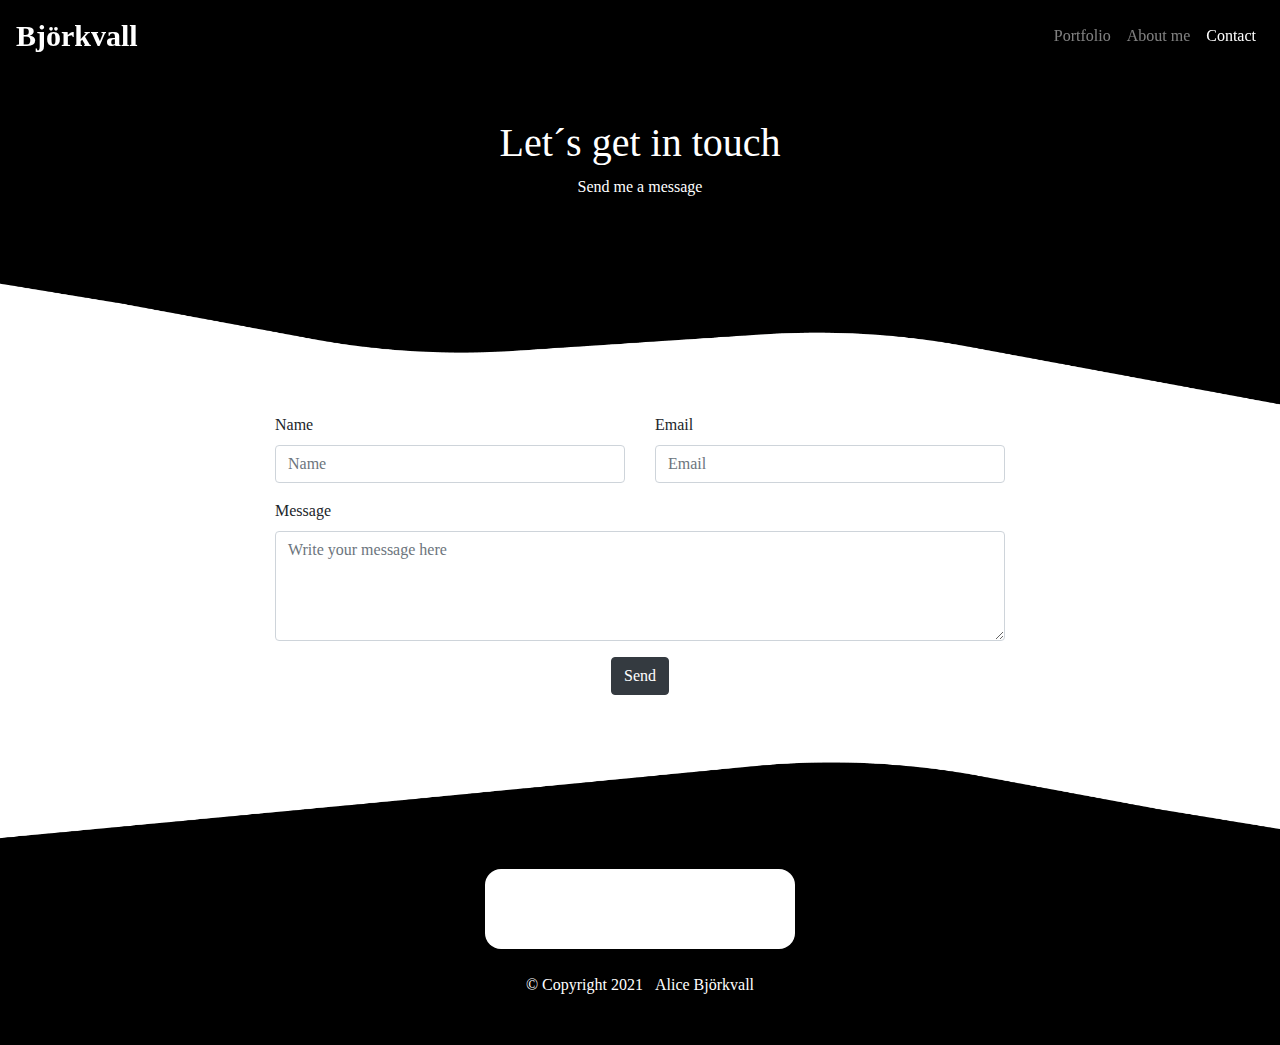
<file: kontakt.html>
<!DOCTYPE html>
<html lang="en">

<head>
    <meta charset="utf-8">
    <meta http-equiv="X-UA-Compatible" content="IE=edge">
    <meta name="viewport" content="width=device-width, initial-scale=1">
    <link rel="stylesheet" href="css/bootstrap.min.css">
    <link rel="stylesheet" href="css/style.css">
    <script src="js/jquery-3.6.0.min.js"></script>
    <script src="https://cdnjs.cloudflare.com/ajax/libs/popper.js/1.16.0/umd/popper.min.js"></script>
    <script src="js/bootstrap.min.js"></script>
    <title>Björkvall</title>
</head>

<body>

    <!--Navigering-->
    <header>
        <div class="container-fluid">

            <nav class="navbar navbar-expand-lg navbar-dark sticky-top">
                <a class="navbar-brand" href="index.html">Björkvall</a>

                <button class="navbar-toggler navbar-toggler-right" type="button" data-toggle="collapse"
                    data-target="#navbarNavAltMarkup" aria-controls="navbarNavAltMarkup" aria-expanded="false"
                    aria-label="Toggle navigation">
                    <span class="navbar-toggler-icon"></span>
                </button>
                <div class="collapse navbar-collapse" id="navbarNavAltMarkup">
                    <div class="navbar-nav ml-auto">
                        <a class="nav-link" href="index.html">Portfolio</a>
                        <a class="nav-link" href="om.html">About me</a>
                        <a class="nav-link active" href="kontakt.html">Contact<span class="sr-only">(current)</span></a>
                    </div>
                </div>
            </nav>


            <div class="container py-5 text-center">
                <h1>Let´s get in touch</h1>
                <p>Send me a message
            </div>

        </div>
    </header>


    <main>
        <!--Kontaktformulär-->
        <section>
            <div class="contact container-fluid">

                <div class="formContainer container">
                    <form method="post" action="kontakt.php" role="form">

                        <div class="messages"></div>

                        <div class="controls">
                            <div class="row justify-content-center">

                                <div class="col-md-4">
                                    <div class="form-group">
                                        <label for="form_name">Name</label>
                                        <input id="form_name" type="text" name="namn" class="form-control"
                                            placeholder="Name" required="required">
                                        <div class="help-block with-errors"></div>
                                    </div>
                                </div>

                                <div class="col-md-4">
                                    <div class="form-group">
                                        <label for="form_email">Email</label>
                                        <input id="form_email" type="email" name="email" class="form-control"
                                            placeholder="Email" required="required">
                                        <div class="help-block with-errors"></div>
                                    </div>
                                </div>
                            </div>

                            <div class="row justify-content-center">
                                <div class="col-md-8">
                                    <div class="form-group">
                                        <label for="form_message">Message</label>
                                        <textarea id="form_message" name="message" class="form-control"
                                            placeholder="Write your message here" rows="4"
                                            required="required"></textarea>
                                        <div class="help-block with-errors"></div>
                                    </div>
                                </div>
                            </div>

                            <div class="justify-content-center text-center">
                                <input type="submit" class="btn btn-dark btn-send" value="Send">
                            </div>

                        </div>
                </div>
            </div>
            
            </form>
        </div>
            </div>
        </section>


    </main>

    <!--Footer-->
    <footer class="py-4">
        <div class="container-fluid">
            <div class="row justify-content-center">

                <div class="cardClock text-center">
                    <div class="card-body">
                        <div class="clockContainer">
                            <p id="date"></p>
                            <p id="time"></p>
                            <span id="hours" class="clockpart"></span>
                            <span id="colon1" class="clockmin"></span>
                            <span id="minutes" class="clockpart"></span>
                            <span id="colon2" class="clockmin"> </span>
                            <span id="seconds" class="clockpart"></span>
                            <span id="ampm" class="clockpart"></span>
                        </div>
                    </div>
                </div>
            </div>



            <div class="text-center text-white py-4"> &copy; Copyright 2021 <a class="text-white ml-2"
                    href="https://www.alicebjorkvall.com" target="_blank">Alice Björkvall</a></div>
        </div>
    </footer>

    <!-- Klocka JavaScript-->
    <script>
        var myVar = setInterval(myTimer, 1000);
        var hours = ["12",
            "01", "02", "03", "04", "05", "06", "07", "08", "09", "10", "11", "12",
            "01", "02", "03", "04", "05", "06", "07", "08", "09", "10", "11"];
        var months = [
            "January",
            "February",
            "March",
            "April",
            "May",
            "June",
            "July",
            "August",
            "September",
            "October",
            "November",
            "December",
        ];
        function myTimer() {
            var date = new Date();
            document.getElementById("date").innerHTML =
                date.getDate() +
                "-" +
                months[date.getMonth()] +
                "-" +
                date.getFullYear();
            document.getElementById("hours").innerHTML = hours[date.getHours()];
            document.getElementById("minutes").innerHTML = date.getMinutes() < 10 ? "0" + date.getMinutes() : date.getMinutes();
            document.getElementById("seconds").innerHTML = date.getSeconds() < 10 ? "0" + date.getSeconds() : date.getSeconds();
            document.getElementById("ampm").innerHTML = date.getHours() < 12 ? "AM" : "PM";

            if (document.getElementById("colon1").innerHTML.includes(":")) {

                document.getElementById("colon2").innerHTML = "";
                document.getElementById("colon1").innerHTML = "";
            }
            else {

                document.getElementById("colon2").innerHTML = ":";
                document.getElementById("colon1").innerHTML = ":";
            }

        }
    </script>


</body>

</html>
</file>
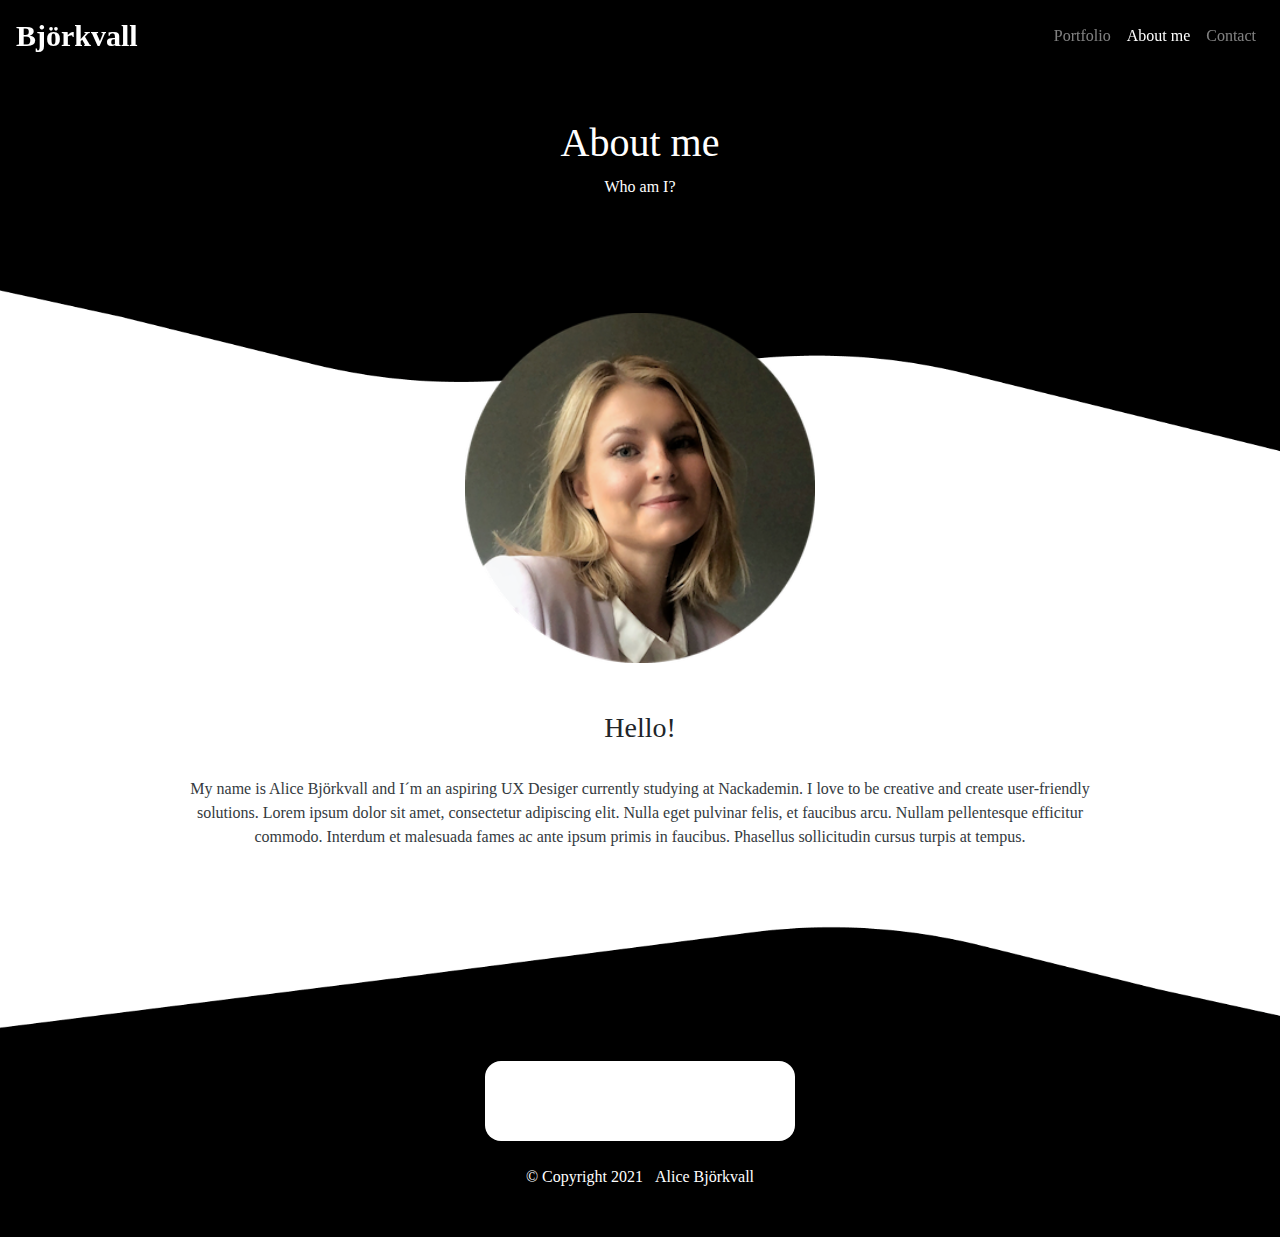
<file: om.html>
<!DOCTYPE html>
<html lang="en">

<head>
    <meta charset="utf-8">
    <meta http-equiv="X-UA-Compatible" content="IE=edge">
    <meta name="viewport" content="width=device-width, initial-scale=1">
    <link rel="stylesheet" href="css/bootstrap.min.css">
    <link rel="stylesheet" href="css/style.css">
    <script src="js/jquery-3.6.0.min.js"></script>
    <script src="https://cdnjs.cloudflare.com/ajax/libs/popper.js/1.16.0/umd/popper.min.js"></script>
    <script src="js/bootstrap.min.js"></script>
    <title>Björkvall</title>
</head>

<body>

    <!--Nav-->
    <header class="aboutpage">
        <div class="container-fluid">
            <nav class="navbar navbar-expand-lg navbar-dark sticky-top">
                <a class="navbar-brand" href="index.html">Björkvall</a>

                <button class="navbar-toggler navbar-toggler-dark" type="button" data-toggle="collapse"
                    data-target="#navbarNavAltMarkup" aria-controls="navbarNavAltMarkup" aria-expanded="false"
                    aria-label="Toggle navigation">
                    <span class="navbar-toggler-icon"></span>
                </button>
                <div class="collapse navbar-collapse" id="navbarNavAltMarkup">
                    <div class="navbar-nav ml-auto">
                        <a class="nav-link" href="index.html">Portfolio</a>
                        <a class="nav-link active" href="om.html">About me<span class="sr-only">(current)</span></a>
                        <a class="nav-link" href="kontakt.html">Contact</a>
                    </div>
                </div>
            </nav>


            <div class="container py-5 text-center">
                <h1>About me</h1>
                <p>Who am I?</p>
            </div>
        </div>
        </div>
    </header>

    <main>
        <div class="about container-fluid">
            <div class="container infoText">
                <div class="row justify-content-center">
                    <img src="img/alice.png" class="profileImg img-fluid col-sm-10 col-md-6 col-lg-4" alt="profile image">
                </div>
                    

                        <div class="row text-center justify-content-center">
                            <div class="col-sm-10 col-md-10 py-5">
                        <h3>Hello!</h3>
                        <p class="text-dark py-4">My name is Alice Björkvall and I´m an aspiring UX Desiger currently
                            studying at Nackademin. I love to be creative and create user-friendly solutions. Lorem
                            ipsum dolor sit amet, consectetur adipiscing elit. Nulla eget pulvinar felis, et faucibus
                            arcu. Nullam pellentesque efficitur commodo. Interdum et malesuada fames ac ante ipsum
                            primis in faucibus. Phasellus sollicitudin cursus turpis at tempus. </p>
                        </div>
                </div>
            </div>
        </div>
    </main>

    <!--Footer-->
    <footer class="py-4">
        <div class="container-fluid">
            <div class="row justify-content-center">

                <div class="cardClock text-center">
                    <div class="card-body">
                        <div class="clockContainer">
                            <p id="date"></p>
                            <p id="time"></p>
                            <span id="hours" class="clockpart"></span>
                            <span id="colon1" class="clockmin"></span>
                            <span id="minutes" class="clockpart"></span>
                            <span id="colon2" class="clockmin"> </span>
                            <span id="seconds" class="clockpart"></span>
                            <span id="ampm" class="clockpart"></span>
                        </div>
                    </div>
                </div>
            </div>



            <div class="text-center text-white py-4"> &copy; Copyright 2021 <a class="text-white ml-2"
                    href="https://www.alicebjorkvall.com" target="_blank">Alice Björkvall</a></div>
        </div>
    </footer>

    <!-- Klocka JavaScript-->
    <script>
        var myVar = setInterval(myTimer, 1000);
        var hours = ["12",
            "01", "02", "03", "04", "05", "06", "07", "08", "09", "10", "11", "12",
            "01", "02", "03", "04", "05", "06", "07", "08", "09", "10", "11"];
        var months = [
            "January",
            "February",
            "March",
            "April",
            "May",
            "June",
            "July",
            "August",
            "September",
            "October",
            "November",
            "December",
        ];
        function myTimer() {
            var date = new Date();
            document.getElementById("date").innerHTML =
                date.getDate() +
                "-" +
                months[date.getMonth()] +
                "-" +
                date.getFullYear();
            document.getElementById("hours").innerHTML = hours[date.getHours()];
            document.getElementById("minutes").innerHTML = date.getMinutes() < 10 ? "0" + date.getMinutes() : date.getMinutes();
            document.getElementById("seconds").innerHTML = date.getSeconds() < 10 ? "0" + date.getSeconds() : date.getSeconds();
            document.getElementById("ampm").innerHTML = date.getHours() < 12 ? "AM" : "PM";

            if (document.getElementById("colon1").innerHTML.includes(":")) {

                document.getElementById("colon2").innerHTML = "";
                document.getElementById("colon1").innerHTML = "";
            }
            else {

                document.getElementById("colon2").innerHTML = ":";
                document.getElementById("colon1").innerHTML = ":";
            }

        }
    </script>

</body>

</html>
</file>
<file: css/style.css>
body {
    background-color: black;
    font-family:century gothic;
    overflow-x: hidden
}

.navbar-brand {
    font-weight: bold;
    font-size:30px;
}

header {
background-color: black;
}

#myWork {
    background-image: url(../img/Untitled.png);
    background-size: 100% 100%;
}

.contact {
    background-image: url(../img/Untitled.png);
    background-size: 100% 100%;  
}

.about {
    background-image: url(../img/Untitled.png);
    background-size: 100% 100%;
}

.infoText {
    
    padding-bottom: 100px;  
}

.formContainer {
    padding-top: 150px;
    padding-bottom: 150px;
}

.container-fluid {
    padding:0;
}

.profileImg {
    padding-top: 50px;
}

span {
    font-weight: bold;
}

p, h1 {
    color: white;
}

h2 {
    font-weight: bold;
    margin-bottom: 40px;
    padding-top: 40px;
    color: #fff
}

@media (max-width:767px) {
    h2 {
        margin-bottom: 25px;
        padding-top: 25px;
        font-size: 24px
    }
}

.workTitle {
    padding-top: 150px;
    padding-bottom:30px;
}

.work {
    padding-bottom: 150px;
    cursor: pointer
}

.item {
    margin-bottom: 30px
}

.item .box {
    text-align: center;
    background-repeat: no-repeat;
    background-size: cover;
    background-position: center;
    height: 200px;
    position: relative;
    overflow: hidden
}

.item .cover {
    position: absolute;
    top: 0;
    left: 0;
    width: 100%;
    height: 100%;
    background-color: rgba(7, 7, 7, 0.637);
    transition: opacity 0.15s ease-in;
    opacity: 0;
    padding-top: 80px;
    color: #fff;
    text-shadow: 1px 1px 1px rgba(0, 0, 0, 0.15)
}

.item:hover .cover {
    opacity: 1
}

.item .name {
    font-weight: bold;
    margin-bottom: 8px
}

.item .title {
    text-transform: uppercase;
    font-weight: bold;
    color: #bbd8fb;
    letter-spacing: 2px;
    font-size: 13px;
    margin-bottom: 20px
}

.card {
    background-color:black;
    border: none;
}

.carousel-inner {
    background-color: black;
     border-radius: 16px; 
 }
 
 .carousel {
     background-color: black;
 }
 
 .card-body {
     text-align: center;
 }

 .rewiew {
     padding-left: 50px;
     padding-right: 50px;
 }

 footer {
     background-color: black;
     border-color: black;
     border-top: 10px;
 }

/*Klocka*/

.clockpart
{
padding:0px !important;
min-width:60px !important;
display: inline-block;
}
.clockmin
{
padding:0px !important;
width:5px !important;
min-width:5px !important;
display: inline-block;
}

#date {
    color:rgb(0, 0, 0);
    font-weight: bold;
}

.cardClock {
    background-color: white;
    border-radius: 16px;
}
</file>
